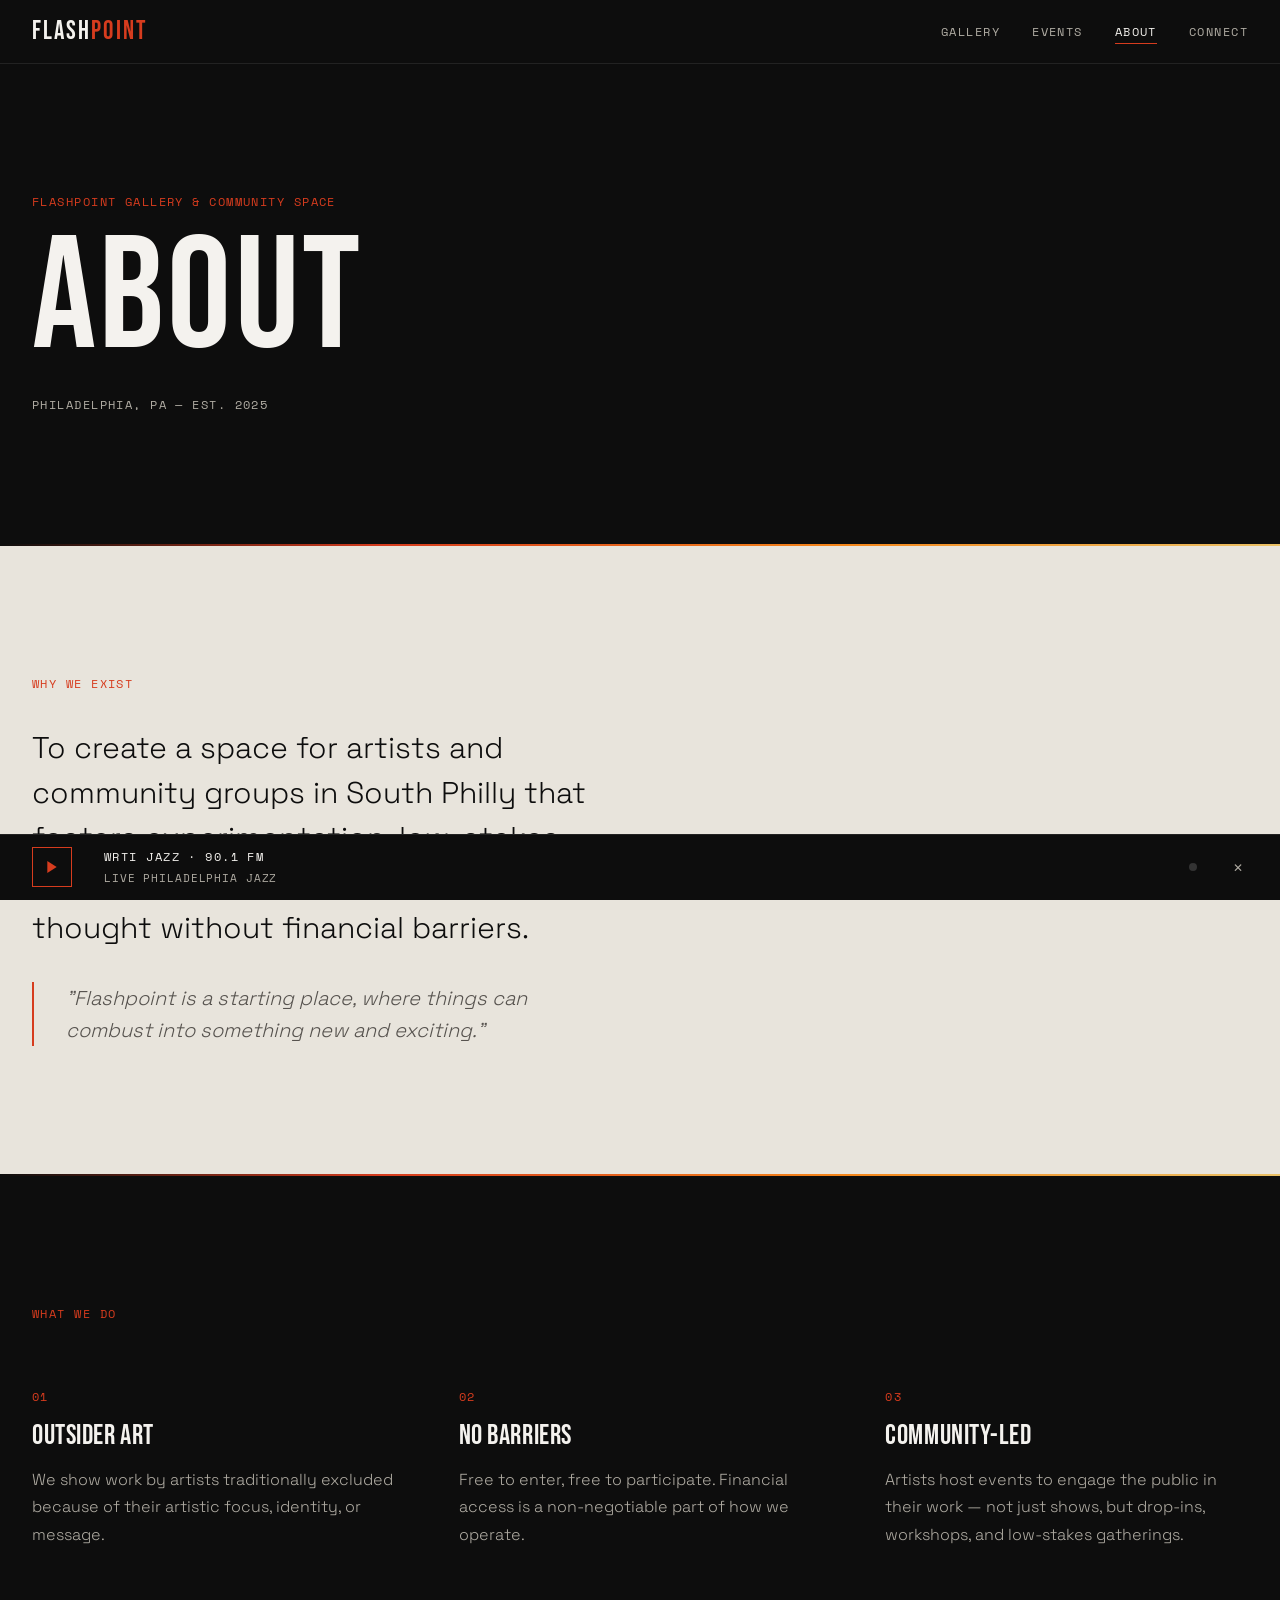
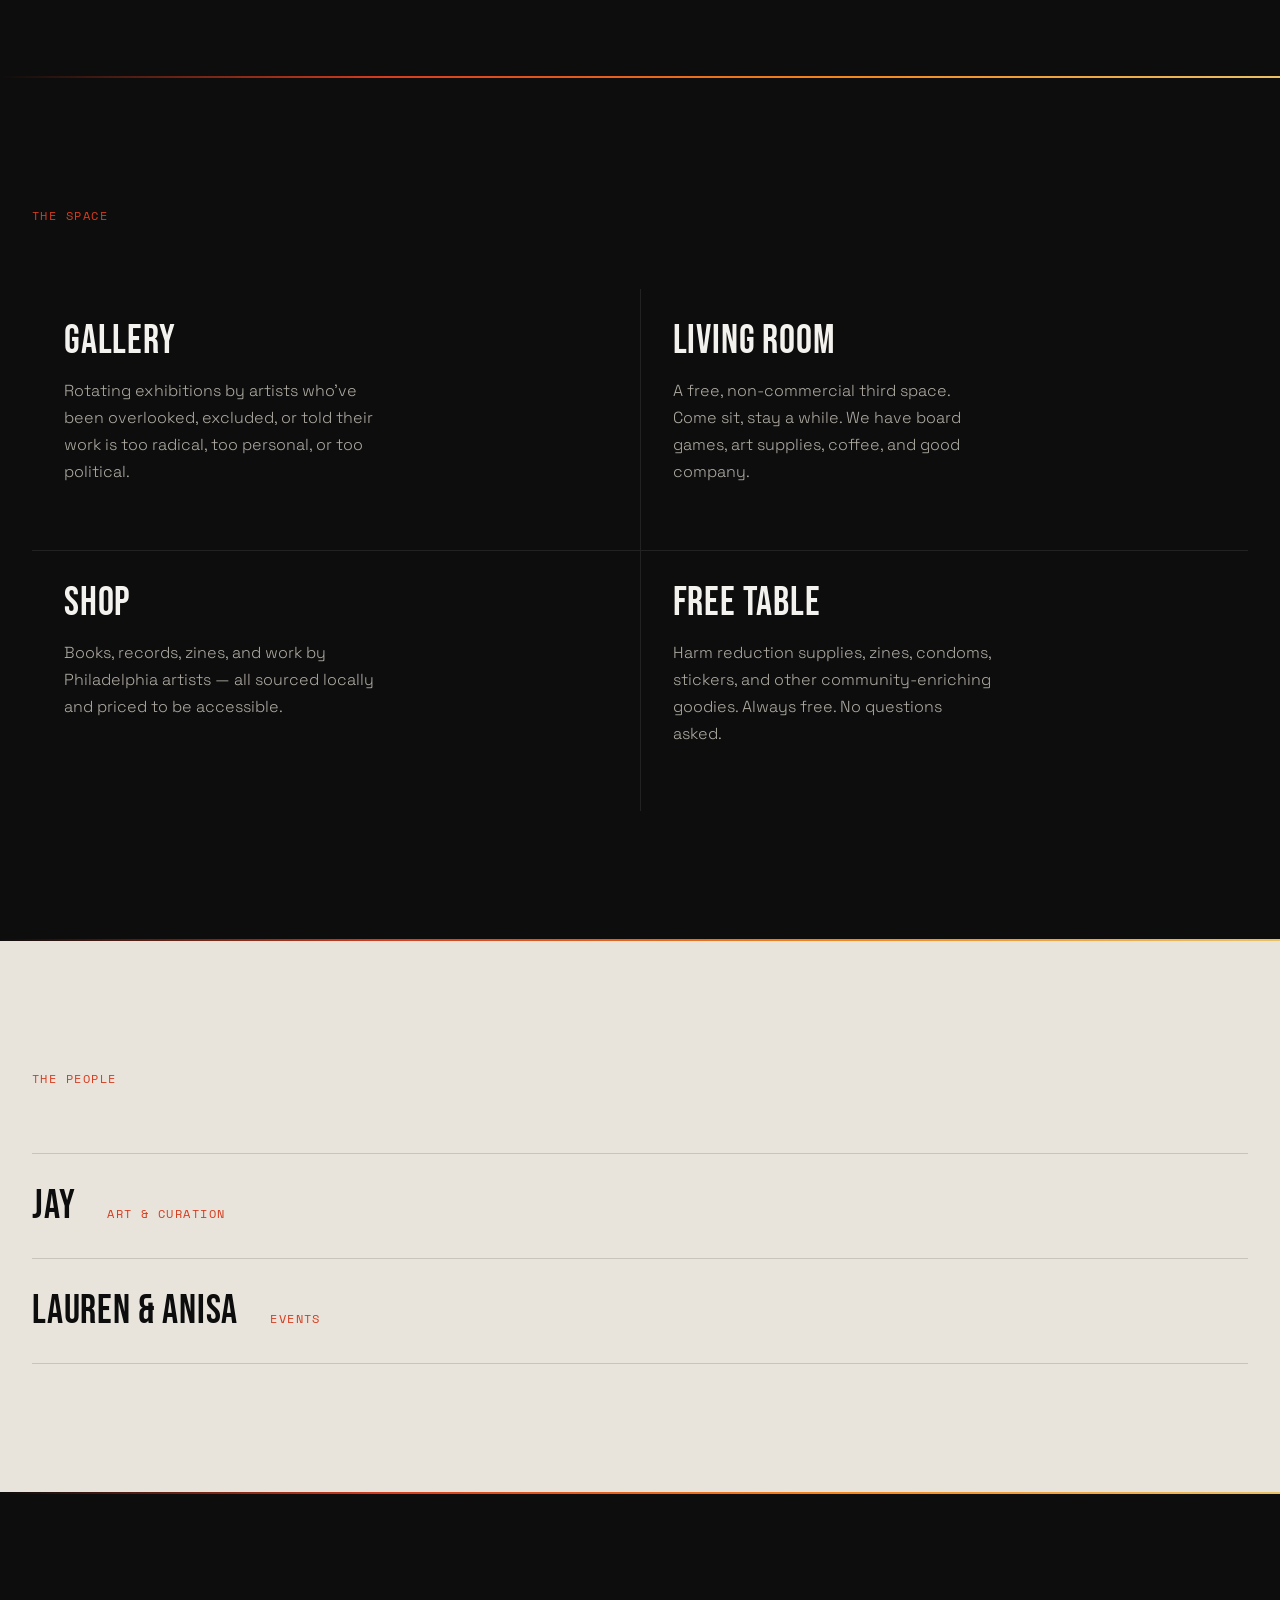
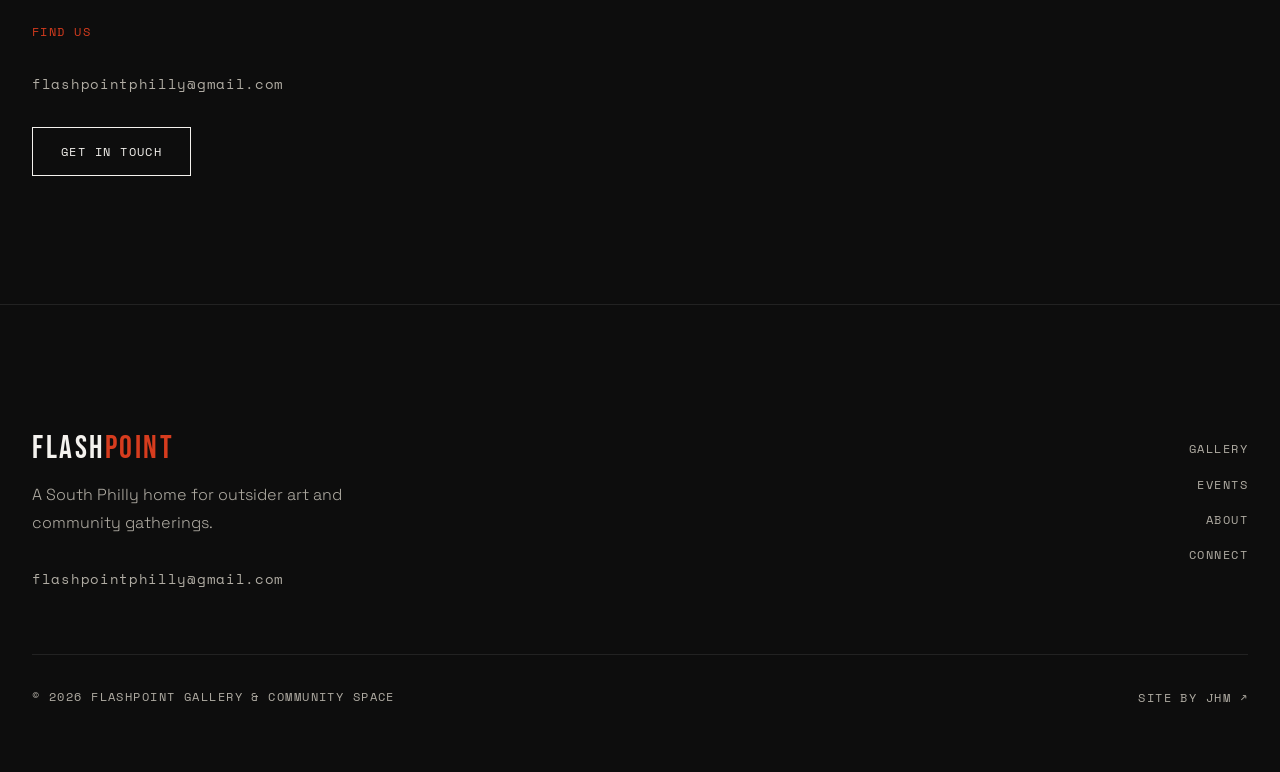
<file: about.html>
<!DOCTYPE html>
<html lang="en">
<head>
  <meta charset="UTF-8" />
  <meta name="viewport" content="width=device-width, initial-scale=1.0" />
  <meta name="description" content="About Flashpoint — outsider art, mutual aid, no financial barriers. A gallery, living room, shop, and free table in South Philadelphia." />
  <title>About — Flashpoint</title>
  <link rel="canonical" href="https://flashpointphilly.com/about.html" />
  <link rel="manifest" href="/site.webmanifest" />

  <meta property="og:type" content="website" />
  <meta property="og:site_name" content="Flashpoint" />
  <meta property="og:title" content="About — Flashpoint" />
  <meta property="og:description" content="Outsider art, mutual aid, no financial barriers. A gallery, living room, shop, and free table in South Philadelphia." />
  <meta property="og:url" content="https://flashpointphilly.com/about.html" />
  <meta property="og:image" content="https://flashpointphilly.com/assets/images/og-image.jpg" />

  <meta name="twitter:card" content="summary_large_image" />
  <meta name="twitter:title" content="About — Flashpoint" />
  <meta name="twitter:description" content="Outsider art, mutual aid, no financial barriers. A gallery, living room, shop, and free table in South Philadelphia." />
  <meta name="twitter:image" content="https://flashpointphilly.com/assets/images/og-image.jpg" />

  <!-- Base -->
  <link rel="stylesheet" href="css/base/variables.css" />
  <link rel="stylesheet" href="css/base/reset.css" />
  <link rel="stylesheet" href="css/base/typography.css" />
  <link rel="stylesheet" href="css/base/animations.css" />

  <!-- Components -->
  <link rel="stylesheet" href="css/components/nav.css" />
  <link rel="stylesheet" href="css/components/button.css" />
  <link rel="stylesheet" href="css/components/footer.css" />
  <link rel="stylesheet" href="css/components/audio-player.css" />
  <link rel="stylesheet" href="css/components/page-header.css" />

  <!-- Page -->
  <link rel="stylesheet" href="css/pages/about.css" />
</head>
<body>

  <!-- nav injected by nav.js -->

  <main class="main" id="main">

    <section class="page-header">
      <div class="page-header__inner">
        <span class="page-header__label text-label">Flashpoint Gallery & Community Space</span>
        <h1 class="page-header__title">About</h1>
        <p class="page-header__sub text-label">Philadelphia, PA — Est. 2025</p>
      </div>
    </section>

    <section class="about-mission">
      <div class="about-mission__inner">
        <span class="about-mission__label text-label">Why we exist</span>
        <p class="about-mission__statement">To create a space for artists and community groups in South Philly that fosters experimentation, low-stakes gathering, mutual aid, and radical thought without financial barriers.</p>
        <blockquote class="about-mission__quote">"Flashpoint is a starting place, where things can combust into something new and exciting."</blockquote>
      </div>
    </section>

    <section class="about-pillars">
      <div class="about-pillars__inner">
        <span class="about-pillars__label text-label">What we do</span>
        <div class="about-pillars__grid">
          <div class="pillar">
            <span class="pillar__num text-label">01</span>
            <h3 class="pillar__title">Outsider Art</h3>
            <p class="pillar__body">We show work by artists traditionally excluded because of their artistic focus, identity, or message.</p>
          </div>
          <div class="pillar">
            <span class="pillar__num text-label">02</span>
            <h3 class="pillar__title">No Barriers</h3>
            <p class="pillar__body">Free to enter, free to participate. Financial access is a non-negotiable part of how we operate.</p>
          </div>
          <div class="pillar">
            <span class="pillar__num text-label">03</span>
            <h3 class="pillar__title">Community-Led</h3>
            <p class="pillar__body">Artists host events to engage the public in their work — not just shows, but drop-ins, workshops, and low-stakes gatherings.</p>
          </div>
        </div>
      </div>
    </section>

    <section class="about-space">
      <div class="about-space__inner">
        <span class="about-space__label text-label">The Space</span>
        <div class="about-space__grid">
          <div class="space-item">
            <h3 class="space-item__title">Gallery</h3>
            <p class="space-item__desc">Rotating exhibitions by artists who've been overlooked, excluded, or told their work is too radical, too personal, or too political.</p>
          </div>
          <div class="space-item">
            <h3 class="space-item__title">Living Room</h3>
            <p class="space-item__desc">A free, non-commercial third space. Come sit, stay a while. We have board games, art supplies, coffee, and good company.</p>
          </div>
          <div class="space-item">
            <h3 class="space-item__title">Shop</h3>
            <p class="space-item__desc">Books, records, zines, and work by Philadelphia artists — all sourced locally and priced to be accessible.</p>
          </div>
          <div class="space-item">
            <h3 class="space-item__title">Free Table</h3>
            <p class="space-item__desc">Harm reduction supplies, zines, condoms, stickers, and other community-enriching goodies. Always free. No questions asked.</p>
          </div>
        </div>
      </div>
    </section>

    <section class="about-people">
      <div class="about-people__inner">
        <span class="about-people__label text-label">The people</span>
        <ul class="about-people__list">
          <li class="person">
            <h3 class="person__name">Jay</h3>
            <p class="person__role text-label">Art & Curation</p>
          </li>
          <li class="person">
            <h3 class="person__name">Lauren & Anisa</h3>
            <p class="person__role text-label">Events</p>
          </li>
        </ul>
      </div>
    </section>

    <section class="about-find-us">
      <div class="about-find-us__inner">
        <span class="about-find-us__label text-label">Find us</span>
        <a class="about-find-us__email" href="mailto:flashpointphilly@gmail.com">flashpointphilly@gmail.com</a>
        <div>
          <a class="btn btn--ghost" href="connect.html">Get in Touch</a>
        </div>
      </div>
    </section>

  </main>

  <!-- Components -->
  <script src="js/components/nav.js"></script>
  <script src="js/components/footer.js"></script>
  <script src="js/components/audio-player.js"></script>
  <script src="js/utils/animate.js"></script>
  <script src="js/utils/seo.js"></script>

  <!-- Page -->
  <script src="js/pages/about.js"></script>
</body>
</html>
</file>
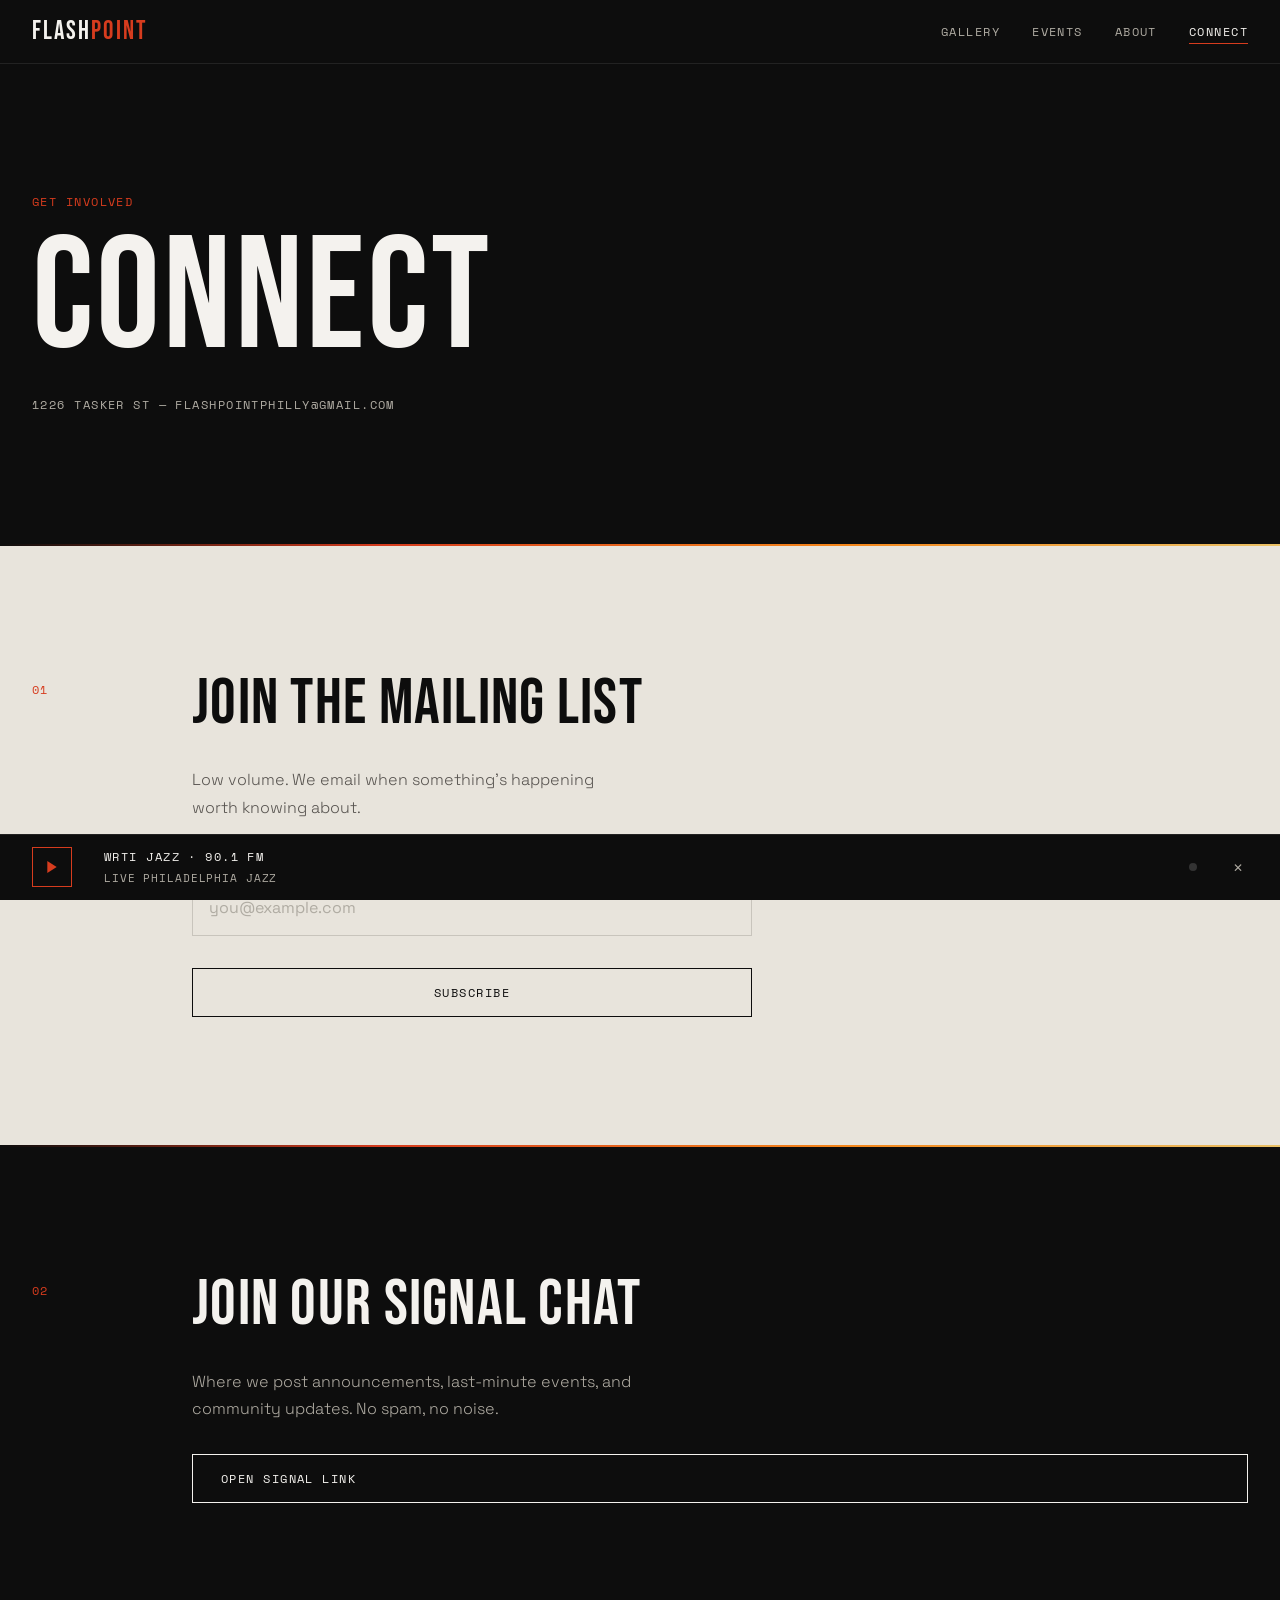
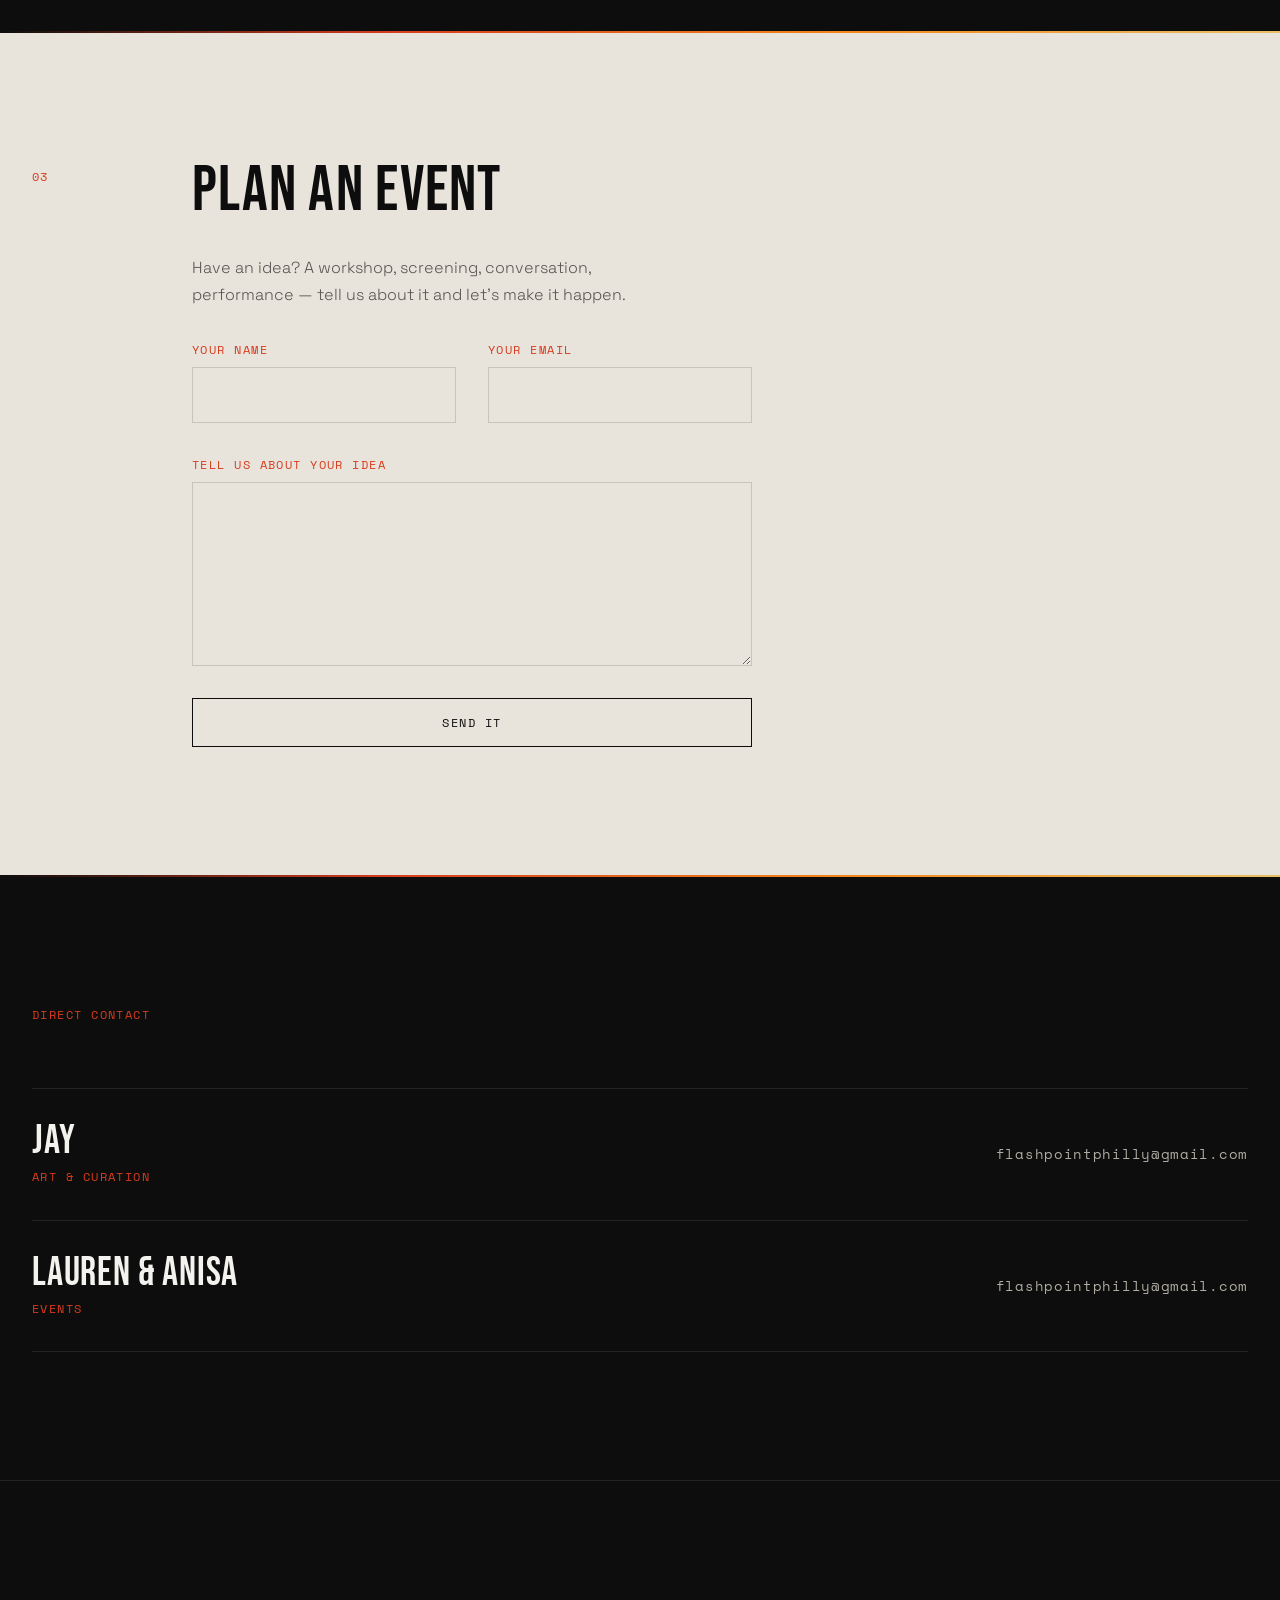
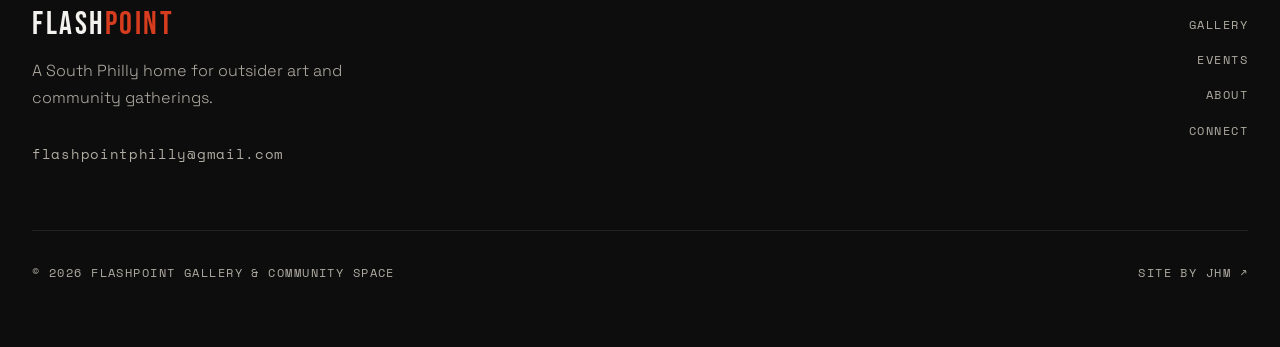
<file: connect.html>
<!DOCTYPE html>
<html lang="en">
<head>
  <meta charset="UTF-8" />
  <meta name="viewport" content="width=device-width, initial-scale=1.0" />
  <meta name="description" content="Get in touch with Flashpoint — join our mailing list, Signal chat, or plan an event at 1226 Tasker St, South Philadelphia." />
  <title>Connect — Flashpoint</title>
  <link rel="canonical" href="https://flashpointphilly.com/connect.html" />
  <link rel="manifest" href="/site.webmanifest" />

  <meta property="og:type" content="website" />
  <meta property="og:site_name" content="Flashpoint" />
  <meta property="og:title" content="Connect — Flashpoint" />
  <meta property="og:description" content="Join our mailing list, Signal chat, or plan an event at 1226 Tasker St, South Philadelphia." />
  <meta property="og:url" content="https://flashpointphilly.com/connect.html" />
  <meta property="og:image" content="https://flashpointphilly.com/assets/images/og-image.jpg" />

  <meta name="twitter:card" content="summary_large_image" />
  <meta name="twitter:title" content="Connect — Flashpoint" />
  <meta name="twitter:description" content="Join our mailing list, Signal chat, or plan an event at 1226 Tasker St, South Philadelphia." />
  <meta name="twitter:image" content="https://flashpointphilly.com/assets/images/og-image.jpg" />

  <!-- Base -->
  <link rel="stylesheet" href="css/base/variables.css" />
  <link rel="stylesheet" href="css/base/reset.css" />
  <link rel="stylesheet" href="css/base/typography.css" />
  <link rel="stylesheet" href="css/base/animations.css" />

  <!-- Components -->
  <link rel="stylesheet" href="css/components/nav.css" />
  <link rel="stylesheet" href="css/components/button.css" />
  <link rel="stylesheet" href="css/components/footer.css" />
  <link rel="stylesheet" href="css/components/audio-player.css" />
  <link rel="stylesheet" href="css/components/page-header.css" />

  <!-- Page -->
  <link rel="stylesheet" href="css/pages/connect.css" />
</head>
<body>

  <!-- nav injected by nav.js -->

  <main class="main" id="main">

    <section class="page-header">
      <div class="page-header__inner">
        <span class="page-header__label text-label">Get Involved</span>
        <h1 class="page-header__title">Connect</h1>
        <p class="page-header__sub text-label">1226 Tasker St — flashpointphilly@gmail.com</p>
      </div>
    </section>

    <section class="connect-option" id="mailing-list">
      <div class="connect-option__inner">
        <span class="connect-option__num text-label">01</span>
        <div class="connect-option__content">
          <h2 class="connect-option__title">Join the Mailing List</h2>
          <p class="connect-option__desc">Low volume. We email when something's happening worth knowing about.</p>
          <form class="connect-form" action="https://formspree.io/f/MAILING_FORM_ID" method="post">
            <input type="hidden" name="_subject" value="Flashpoint — New mailing list signup" />
            <input type="text" name="_gotcha" tabindex="-1" autocomplete="off" style="display:none" />
            <div class="form-field">
              <label class="form-label text-label" for="mailing-email">Your email</label>
              <input class="form-input" type="email" id="mailing-email" name="email" placeholder="you@example.com" required />
            </div>
            <button class="btn btn--outline" type="submit">Subscribe</button>
          </form>
        </div>
      </div>
    </section>

    <section class="connect-option connect-option--dark" id="signal">
      <div class="connect-option__inner">
        <span class="connect-option__num text-label">02</span>
        <div class="connect-option__content">
          <h2 class="connect-option__title">Join our Signal Chat</h2>
          <p class="connect-option__desc">Where we post announcements, last-minute events, and community updates. No spam, no noise.</p>
          <a class="btn btn--ghost" href="#" target="_blank" rel="noopener">Open Signal Link</a>
        </div>
      </div>
    </section>

    <section class="connect-option" id="event">
      <div class="connect-option__inner">
        <span class="connect-option__num text-label">03</span>
        <div class="connect-option__content">
          <h2 class="connect-option__title">Plan an Event</h2>
          <p class="connect-option__desc">Have an idea? A workshop, screening, conversation, performance — tell us about it and let's make it happen.</p>
          <form class="connect-form" action="https://formspree.io/f/EVENT_FORM_ID" method="post">
            <input type="hidden" name="_subject" value="Flashpoint — New event inquiry" />
            <input type="text" name="_gotcha" tabindex="-1" autocomplete="off" style="display:none" />
            <div class="form-fields">
              <div class="form-field">
                <label class="form-label text-label" for="event-name">Your name</label>
                <input class="form-input" type="text" id="event-name" name="name" required />
              </div>
              <div class="form-field">
                <label class="form-label text-label" for="event-email">Your email</label>
                <input class="form-input" type="email" id="event-email" name="email" required />
              </div>
            </div>
            <div class="form-field">
              <label class="form-label text-label" for="event-idea">Tell us about your idea</label>
              <textarea class="form-input form-input--textarea" id="event-idea" name="idea" rows="6" required></textarea>
            </div>
            <button class="btn btn--outline" type="submit">Send It</button>
          </form>
        </div>
      </div>
    </section>

    <section class="connect-contacts">
      <div class="connect-contacts__inner">
        <span class="connect-contacts__label text-label">Direct Contact</span>
        <ul class="contact-list">
          <li class="contact-item">
            <h3 class="contact-item__name">Jay</h3>
            <p class="contact-item__role text-label">Art & Curation</p>
            <a class="contact-item__email" href="mailto:flashpointphilly@gmail.com">flashpointphilly@gmail.com</a>
          </li>
          <li class="contact-item">
            <h3 class="contact-item__name">Lauren & Anisa</h3>
            <p class="contact-item__role text-label">Events</p>
            <a class="contact-item__email" href="mailto:flashpointphilly@gmail.com">flashpointphilly@gmail.com</a>
          </li>
        </ul>
      </div>
    </section>

  </main>

  <!-- Components -->
  <script src="js/components/nav.js"></script>
  <script src="js/components/footer.js"></script>
  <script src="js/components/audio-player.js"></script>
  <script src="js/utils/animate.js"></script>
  <script src="js/utils/seo.js"></script>

  <!-- Page -->
  <script src="js/pages/connect.js"></script>
</body>
</html>
</file>
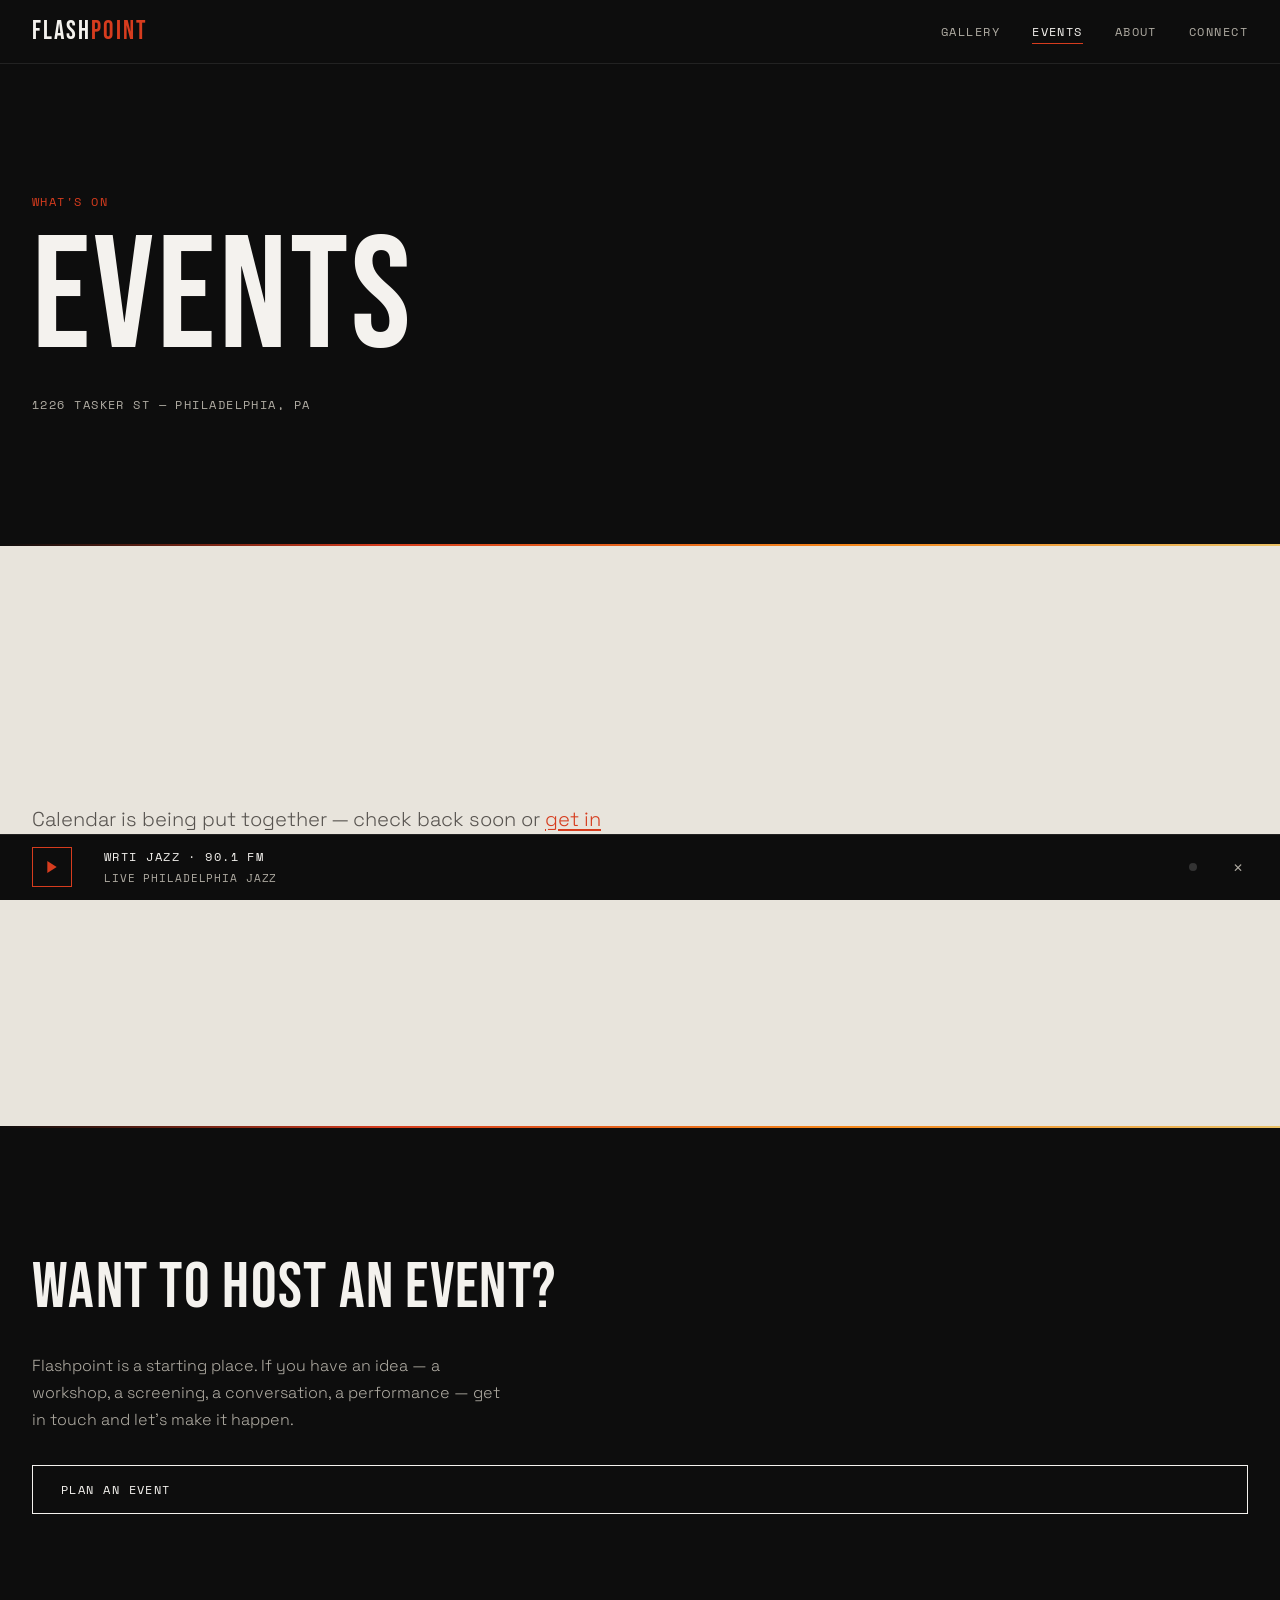
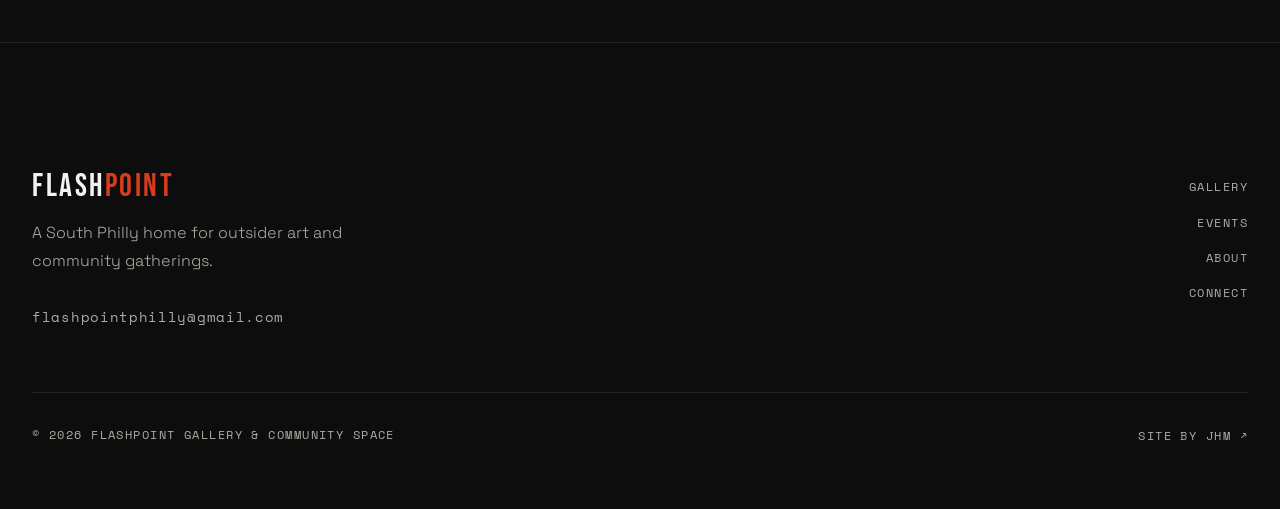
<file: events.html>
<!DOCTYPE html>
<html lang="en">
<head>
  <meta charset="UTF-8" />
  <meta name="viewport" content="width=device-width, initial-scale=1.0" />
  <meta name="description" content="Upcoming events at Flashpoint — drop-ins, workshops, harm reduction, and community gatherings in South Philly. Always free." />
  <title>Events — Flashpoint</title>
  <link rel="canonical" href="https://flashpointphilly.com/events.html" />
  <link rel="manifest" href="/site.webmanifest" />

  <meta property="og:type" content="website" />
  <meta property="og:site_name" content="Flashpoint" />
  <meta property="og:title" content="Events — Flashpoint" />
  <meta property="og:description" content="Upcoming drop-ins, workshops, harm reduction events, and community gatherings in South Philly. Always free." />
  <meta property="og:url" content="https://flashpointphilly.com/events.html" />
  <meta property="og:image" content="https://flashpointphilly.com/assets/images/og-image.jpg" />

  <meta name="twitter:card" content="summary_large_image" />
  <meta name="twitter:title" content="Events — Flashpoint" />
  <meta name="twitter:description" content="Upcoming drop-ins, workshops, harm reduction events, and community gatherings in South Philly. Always free." />
  <meta name="twitter:image" content="https://flashpointphilly.com/assets/images/og-image.jpg" />

  <!-- Base -->
  <link rel="stylesheet" href="css/base/variables.css" />
  <link rel="stylesheet" href="css/base/reset.css" />
  <link rel="stylesheet" href="css/base/typography.css" />
  <link rel="stylesheet" href="css/base/animations.css" />

  <!-- Components -->
  <link rel="stylesheet" href="css/components/nav.css" />
  <link rel="stylesheet" href="css/components/button.css" />
  <link rel="stylesheet" href="css/components/footer.css" />
  <link rel="stylesheet" href="css/components/audio-player.css" />
  <link rel="stylesheet" href="css/components/page-header.css" />

  <!-- Page -->
  <link rel="stylesheet" href="css/pages/events.css" />
</head>
<body>

  <!-- nav injected by nav.js -->

  <main class="main" id="main">

    <section class="page-header">
      <div class="page-header__inner">
        <span class="page-header__label text-label">What's on</span>
        <h1 class="page-header__title">Events</h1>
        <p class="page-header__sub text-label">1226 Tasker St — Philadelphia, PA</p>
      </div>
    </section>

    <section class="events-list">
      <div class="events-list__inner" id="events-container"></div>
    </section>

    <section class="events-host">
      <div class="events-host__inner">
        <h2 class="events-host__title">Want to host an event?</h2>
        <p class="events-host__body">Flashpoint is a starting place. If you have an idea — a workshop, a screening, a conversation, a performance — get in touch and let's make it happen.</p>
        <a class="btn btn--ghost" href="connect.html#event">Plan an Event</a>
      </div>
    </section>

  </main>

  <!-- Components -->
  <script src="js/components/nav.js"></script>
  <script src="js/components/footer.js"></script>
  <script src="js/components/audio-player.js"></script>
  <script src="js/utils/animate.js"></script>
  <script src="js/utils/seo.js"></script>

  <!-- Page -->
  <script src="js/pages/events.js"></script>
</body>
</html>
</file>
<file: css/base/variables.css>
:root {
  /* Colors */
  --color-black: #0d0d0d;
  --color-white: #f4f2ee;
  --color-off-white: #e8e4dc;
  --color-mid: #b0aca3;
  --color-accent: #d63c1e;

  /* Typography */
  --font-display: 'Bebas Neue', 'Impact', sans-serif;
  --font-body: 'Space Grotesk', 'Helvetica Neue', sans-serif;
  --font-mono: 'Space Mono', 'Courier New', monospace;

  /* Type scale */
  --text-xs:   12px;
  --text-sm:   14px;
  --text-base: 16px;
  --text-md:   20px;
  --text-lg:   28px;
  --text-xl:   40px;
  --text-2xl:  64px;
  --text-3xl:  112px;

  /* Spacing */
  --space-xs: 8px;
  --space-sm: 16px;
  --space-md: 32px;
  --space-lg: 64px;
  --space-xl: 128px;

  /* Layout */
  --max-width: 1280px;
  --nav-height: 64px;

  /* Transitions */
  --transition-fast: 150ms ease;
  --transition-base: 300ms ease;
}
</file>
<file: css/base/typography.css>
@import url('https://fonts.googleapis.com/css2?family=Bebas+Neue&family=Space+Grotesk:wght@300;400;500;700&family=Space+Mono:ital,wght@0,400;0,700;1,400&display=swap');

h1, h2, h3, h4, h5, h6 {
  font-family: var(--font-display);
  font-weight: 400;
  line-height: 1;
  letter-spacing: 0.02em;
}

h1 { font-size: var(--text-3xl); }
h2 { font-size: var(--text-2xl); }
h3 { font-size: var(--text-xl); }
h4 { font-size: var(--text-lg); }
h5 { font-size: var(--text-md); }
h6 { font-size: var(--text-base); }

p {
  font-family: var(--font-body);
  font-size: var(--text-base);
  line-height: 1.7;
  max-width: 65ch;
}

.text-mono {
  font-family: var(--font-mono);
  font-size: var(--text-sm);
  letter-spacing: 0.05em;
}

.text-label {
  font-family: var(--font-mono);
  font-size: var(--text-xs);
  letter-spacing: 0.12em;
  text-transform: uppercase;
}

@media (max-width: 768px) {
  h1 { font-size: clamp(56px, 15vw, 112px); }
  h2 { font-size: clamp(40px, 10vw, 64px); }
}
</file>
<file: css/base/animations.css>
@keyframes fp-rise {
  from {
    opacity: 0;
    transform: translateY(48px) skewY(1.5deg);
  }
  to {
    opacity: 1;
    transform: translateY(0) skewY(0deg);
  }
}

@keyframes fp-rise-hero {
  from {
    opacity: 0;
    transform: translateY(80px) skewY(3deg);
  }
  to {
    opacity: 1;
    transform: translateY(0) skewY(0deg);
  }
}

.fp-load {
  opacity: 0;
  animation: fp-rise 0.9s cubic-bezier(0.16, 1, 0.3, 1) forwards;
  animation-delay: var(--load-delay, 0ms);
}

.fp-load--hero {
  animation-name: fp-rise-hero;
  animation-duration: 1.1s;
}

.fp-reveal {
  opacity: 0;
  transform: translateY(32px);
  transition: opacity 0.7s cubic-bezier(0.16, 1, 0.3, 1),
              transform 0.7s cubic-bezier(0.16, 1, 0.3, 1);
  transition-delay: var(--reveal-delay, 0ms);
}

.fp-reveal.is-visible {
  opacity: 1;
  transform: translateY(0);
}

@keyframes rainbow-flow {
  0%   { background-position: 0% 0%; }
  100% { background-position: 100% 0%; }
}

.fp-rainbow-divider {
  height: 2px;
  background: linear-gradient(
    90deg,
    transparent 0%,
    #d63c1e 10%,
    #f4861a 22%,
    #e9c46a 34%,
    #52b788 46%,
    #4895ef 58%,
    #9b59b6 70%,
    #d63c1e 82%,
    transparent 100%
  );
  background-size: 300% 100%;
  animation: rainbow-flow 14s ease-in-out infinite alternate;
}

@media (prefers-reduced-motion: reduce) {
  .fp-load {
    animation: none;
    opacity: 1;
  }
  .fp-reveal {
    opacity: 1;
    transform: none;
    transition: none;
  }
  .fp-rainbow-divider {
    animation: none;
    background: linear-gradient(90deg, transparent, var(--color-accent), transparent);
  }
}
</file>
<file: css/components/nav.css>
.nav {
  position: fixed;
  top: 0;
  left: 0;
  right: 0;
  height: var(--nav-height);
  z-index: 100;
  display: flex;
  align-items: center;
  justify-content: space-between;
  padding: 0 var(--space-md);
  background-color: var(--color-black);
  border-bottom: 1px solid #222;
}

.nav__logo {
  font-family: var(--font-display);
  font-size: 26px;
  letter-spacing: 0.08em;
  color: var(--color-white);
  line-height: 1;
}

.nav__logo span {
  color: var(--color-accent);
}

.nav__links {
  display: flex;
  gap: var(--space-md);
  align-items: center;
}

.nav__link {
  font-family: var(--font-mono);
  font-size: var(--text-xs);
  letter-spacing: 0.12em;
  text-transform: uppercase;
  color: var(--color-mid);
  transition: color var(--transition-fast);
  position: relative;
}

.nav__link::after {
  content: '';
  position: absolute;
  bottom: -3px;
  left: 0;
  width: 0;
  height: 1px;
  background-color: var(--color-accent);
  transition: width var(--transition-base);
}

.nav__link:hover,
.nav__link.is-active {
  color: var(--color-white);
}

.nav__link:hover::after,
.nav__link.is-active::after {
  width: 100%;
}

/* Mobile menu toggle */
.nav__toggle {
  display: none;
  flex-direction: column;
  gap: 5px;
  padding: var(--space-xs);
}

.nav__toggle-bar {
  width: 24px;
  height: 2px;
  background-color: var(--color-white);
  transition: transform var(--transition-base), opacity var(--transition-fast);
}

/* Mobile overlay */
.nav__overlay {
  display: none;
  position: fixed;
  inset: 0;
  padding-top: var(--nav-height);
  padding-bottom: 65px;
  background-color: var(--color-black);
  z-index: 99;
  flex-direction: column;
  align-items: center;
  overflow-y: auto;
}

.nav__overlay.is-open {
  display: flex;
}

.nav__overlay-links {
  display: flex;
  flex-direction: column;
  align-items: center;
  gap: var(--space-lg);
  margin: auto;
  padding: var(--space-md) 0;
}

.nav__overlay-link {
  font-family: var(--font-display);
  font-size: var(--text-2xl);
  color: var(--color-white);
  letter-spacing: 0.05em;
  transition: color var(--transition-fast);
}

.nav__overlay-link:hover {
  color: var(--color-accent);
}

@media (max-width: 768px) {
  .nav__links {
    display: none;
  }

  .nav__toggle {
    display: flex;
  }

  .nav__toggle.is-open .nav__toggle-bar:nth-child(1) {
    transform: translateY(7px) rotate(45deg);
  }

  .nav__toggle.is-open .nav__toggle-bar:nth-child(2) {
    opacity: 0;
  }

  .nav__toggle.is-open .nav__toggle-bar:nth-child(3) {
    transform: translateY(-7px) rotate(-45deg);
  }
}
</file>
<file: css/components/button.css>
.btn {
  display: inline-block;
  font-family: var(--font-mono);
  font-size: var(--text-xs);
  letter-spacing: 0.12em;
  text-transform: uppercase;
  padding: 14px 28px;
  border: 1px solid currentColor;
  transition: background-color var(--transition-fast), color var(--transition-fast);
  white-space: nowrap;
}

.btn--primary {
  background-color: var(--color-accent);
  border-color: var(--color-accent);
  color: var(--color-white);
}

.btn--primary:hover {
  background-color: transparent;
  color: var(--color-accent);
}

.btn--ghost {
  background-color: transparent;
  border-color: var(--color-white);
  color: var(--color-white);
}

.btn--ghost:hover {
  background-color: var(--color-white);
  color: var(--color-black);
}

.btn--outline {
  background-color: transparent;
  border-color: var(--color-black);
  color: var(--color-black);
}

.btn--outline:hover {
  background-color: var(--color-black);
  color: var(--color-white);
}
</file>
<file: css/components/footer.css>
.footer {
  background-color: var(--color-black);
  border-top: 1px solid #222;
  padding: var(--space-xl) var(--space-md) var(--space-lg);
}

.footer__inner {
  max-width: var(--max-width);
  margin: 0 auto;
  display: grid;
  grid-template-columns: 1fr auto;
  gap: var(--space-xl);
  padding-bottom: var(--space-lg);
  border-bottom: 1px solid #222;
  margin-bottom: var(--space-md);
}

.footer__logo {
  font-family: var(--font-display);
  font-size: 32px;
  letter-spacing: 0.08em;
  color: var(--color-white);
  display: block;
  margin-bottom: var(--space-sm);
  line-height: 1;
}

.footer__logo span {
  color: var(--color-accent);
}

.footer__tagline {
  font-weight: 300;
  color: var(--color-mid);
  max-width: 36ch;
  margin-bottom: var(--space-md);
}

.footer__address {
  font-style: normal;
  display: flex;
  flex-direction: column;
  gap: 6px;
}

.footer__address a {
  font-family: var(--font-mono);
  font-size: 14px;
  letter-spacing: 0.05em;
  color: var(--color-mid);
  transition: color var(--transition-fast);
}

.footer__address a:hover {
  color: var(--color-accent);
}

.footer__nav {
  display: flex;
  flex-direction: column;
  gap: var(--space-sm);
  align-items: flex-end;
  padding-top: 6px;
}

.footer__nav-link {
  font-family: var(--font-mono);
  font-size: 12px;
  letter-spacing: 0.12em;
  text-transform: uppercase;
  color: var(--color-mid);
  transition: color var(--transition-fast);
}

.footer__nav-link:hover {
  color: var(--color-white);
}

.footer__bottom {
  max-width: var(--max-width);
  margin: 0 auto;
  display: flex;
  align-items: center;
  justify-content: space-between;
  gap: var(--space-md);
}

.footer__copy {
  color: var(--color-mid);
  max-width: none;
}

.footer__credit {
  color: var(--color-mid);
  transition: color var(--transition-fast);
  white-space: nowrap;
}

.footer__credit:hover {
  color: var(--color-white);
}

@media (max-width: 768px) {
  .footer__inner {
    grid-template-columns: 1fr;
    gap: var(--space-lg);
  }

  .footer__nav {
    align-items: flex-start;
    flex-direction: row;
    flex-wrap: wrap;
    gap: var(--space-md);
  }
}
</file>
<file: css/components/audio-player.css>
.audio-player {
  position: fixed;
  bottom: 0;
  left: 0;
  right: 0;
  z-index: 100;
  background-color: var(--color-black);
  border-top: 1px solid #222;
  transform: translateY(100%);
  transition: transform 0.4s cubic-bezier(0.16, 1, 0.3, 1);
}

.audio-player.is-visible {
  transform: translateY(0);
}

.audio-player__inner {
  max-width: var(--max-width);
  margin: 0 auto;
  padding: 12px var(--space-md);
  display: flex;
  align-items: center;
  gap: var(--space-md);
}

.audio-player__play {
  flex-shrink: 0;
  width: 40px;
  height: 40px;
  border: 1px solid var(--color-accent);
  background-color: transparent;
  color: var(--color-accent);
  cursor: pointer;
  display: flex;
  align-items: center;
  justify-content: center;
  transition: background-color var(--transition-fast), color var(--transition-fast);
}

.audio-player__play:hover {
  background-color: var(--color-accent);
  color: var(--color-white);
}

.audio-player__play svg {
  width: 16px;
  height: 16px;
  fill: currentColor;
}

.audio-player__info {
  flex: 1;
  min-width: 0;
}

.audio-player__station {
  font-family: var(--font-mono);
  font-size: 12px;
  letter-spacing: 0.12em;
  text-transform: uppercase;
  color: var(--color-white);
}

.audio-player__label {
  font-family: var(--font-mono);
  font-size: 11px;
  letter-spacing: 0.08em;
  text-transform: uppercase;
  color: var(--color-mid);
  margin-top: 2px;
}

.audio-player__status {
  width: 8px;
  height: 8px;
  border-radius: 50%;
  background-color: #333;
  flex-shrink: 0;
  transition: background-color var(--transition-base);
}

.audio-player__status.is-live {
  background-color: var(--color-accent);
  animation: audio-pulse 2s ease-in-out infinite;
}

.audio-player__dismiss {
  flex-shrink: 0;
  background: none;
  border: none;
  color: var(--color-mid);
  cursor: pointer;
  font-family: var(--font-mono);
  font-size: 12px;
  letter-spacing: 0.08em;
  padding: 4px;
  transition: color var(--transition-fast);
}

.audio-player__dismiss:hover {
  color: var(--color-white);
}

@keyframes audio-pulse {
  0%, 100% { opacity: 1; }
  50% { opacity: 0.3; }
}

@media (prefers-reduced-motion: reduce) {
  .audio-player__status.is-live {
    animation: none;
  }
  .audio-player {
    transition: none;
  }
}

@media (max-width: 600px) {
  .audio-player__inner {
    padding: 12px var(--space-sm);
    gap: var(--space-sm);
  }
}
</file>
<file: css/components/page-header.css>
.page-header {
  background-color: var(--color-black);
  padding: calc(var(--nav-height) + var(--space-xl)) var(--space-md) var(--space-xl);
}

.page-header__inner {
  max-width: var(--max-width);
  margin: 0 auto;
  display: flex;
  flex-direction: column;
  gap: var(--space-sm);
}

.page-header__label {
  color: var(--color-accent);
}

.page-header__title {
  font-size: clamp(80px, 15vw, 160px);
  line-height: 0.9;
  color: var(--color-white);
}

.page-header__sub {
  color: var(--color-mid);
  margin-top: var(--space-xs);
}
</file>
<file: css/pages/about.css>
/* Mission */

.about-mission {
  background-color: var(--color-off-white);
  color: var(--color-black);
  padding: var(--space-xl) var(--space-md);
}

.about-mission__inner {
  max-width: var(--max-width);
  margin: 0 auto;
  display: flex;
  flex-direction: column;
  gap: var(--space-md);
}

.about-mission__label {
  color: var(--color-accent);
}

.about-mission__statement {
  font-size: clamp(20px, 2.5vw, 30px);
  font-weight: 300;
  line-height: 1.5;
  max-width: 30ch;
  color: var(--color-black);
}

.about-mission__quote {
  font-family: var(--font-body);
  font-style: italic;
  font-weight: 300;
  font-size: var(--text-md);
  color: #57534f;
  border-left: 2px solid var(--color-accent);
  padding-left: var(--space-md);
  max-width: 40ch;
}

/* Pillars */

.about-pillars {
  background-color: var(--color-black);
  padding: var(--space-xl) var(--space-md);
}

.about-pillars__inner {
  max-width: var(--max-width);
  margin: 0 auto;
}

.about-pillars__label {
  color: var(--color-accent);
  display: block;
  margin-bottom: var(--space-lg);
}

.about-pillars__grid {
  display: grid;
  grid-template-columns: repeat(3, 1fr);
  gap: var(--space-lg);
}

.pillar {
  display: flex;
  flex-direction: column;
  gap: var(--space-sm);
}

.pillar__num {
  color: var(--color-accent);
}

.pillar__title {
  font-size: var(--text-lg);
  color: var(--color-white);
}

.pillar__body {
  font-weight: 300;
  color: var(--color-mid);
  max-width: none;
}

/* The Space */

.about-space {
  background-color: var(--color-black);
  padding: var(--space-xl) var(--space-md);
}

.about-space__inner {
  max-width: var(--max-width);
  margin: 0 auto;
}

.about-space__label {
  color: var(--color-accent);
  display: block;
  margin-bottom: var(--space-lg);
}

.about-space__grid {
  display: grid;
  grid-template-columns: repeat(2, 1fr);
  gap: 1px;
  background-color: #222;
}

.space-item {
  background-color: var(--color-black);
  padding: var(--space-md) var(--space-md) var(--space-lg);
  display: flex;
  flex-direction: column;
  gap: var(--space-sm);
}

.space-item__title {
  font-size: var(--text-xl);
  color: var(--color-white);
}

.space-item__desc {
  font-weight: 300;
  color: var(--color-mid);
  max-width: 32ch;
}

/* People */

.about-people {
  background-color: var(--color-off-white);
  color: var(--color-black);
  padding: var(--space-xl) var(--space-md);
}

.about-people__inner {
  max-width: var(--max-width);
  margin: 0 auto;
}

.about-people__label {
  color: var(--color-accent);
  display: block;
  margin-bottom: var(--space-lg);
}

.about-people__list {
  border-top: 1px solid #c8c4bc;
}

.person {
  display: flex;
  align-items: baseline;
  gap: var(--space-md);
  padding: var(--space-md) 0;
  border-bottom: 1px solid #c8c4bc;
}

.person__name {
  font-size: clamp(32px, 5vw, 40px);
  color: var(--color-black);
  line-height: 1;
}

.person__role {
  color: var(--color-accent);
  max-width: none;
}

/* Find Us */

.about-find-us {
  background-color: var(--color-black);
  padding: var(--space-xl) var(--space-md);
}

.about-find-us__inner {
  max-width: var(--max-width);
  margin: 0 auto;
  display: flex;
  flex-direction: column;
  gap: var(--space-md);
}

.about-find-us__label {
  color: var(--color-accent);
}

.about-find-us__address {
  font-style: normal;
  font-family: var(--font-display);
  font-size: clamp(32px, 5vw, 40px);
  line-height: 1.1;
  letter-spacing: 0.02em;
  color: var(--color-white);
}

.about-find-us__address p {
  max-width: none;
}

.about-find-us__email {
  font-family: var(--font-mono);
  font-size: var(--text-sm);
  letter-spacing: 0.05em;
  color: var(--color-mid);
  transition: color var(--transition-fast);
}

.about-find-us__email:hover {
  color: var(--color-accent);
}

@media (max-width: 768px) {
  .about-space__grid {
    grid-template-columns: 1fr;
  }

  .about-pillars__grid {
    grid-template-columns: 1fr;
  }

  .person {
    flex-direction: column;
    gap: var(--space-xs);
  }
}
</file>
<file: css/pages/connect.css>
.connect-option {
  background-color: var(--color-off-white);
  color: var(--color-black);
  padding: var(--space-xl) var(--space-md);
}

.connect-option--dark {
  background-color: var(--color-black);
  color: var(--color-white);
}

.connect-option__inner {
  max-width: var(--max-width);
  margin: 0 auto;
  display: grid;
  grid-template-columns: 96px 1fr;
  gap: var(--space-lg);
  align-items: start;
}

.connect-option__num {
  color: var(--color-accent);
  padding-top: 6px;
}

.connect-option__content {
  display: flex;
  flex-direction: column;
  gap: var(--space-md);
}

.connect-option__title {
  font-size: clamp(40px, 6vw, 64px);
  line-height: 0.95;
}

.connect-option--dark .connect-option__title {
  color: var(--color-white);
}

.connect-option__desc {
  font-weight: 300;
  max-width: 44ch;
  color: #57534f;
}

.connect-option--dark .connect-option__desc {
  color: var(--color-mid);
}

.connect-form {
  display: flex;
  flex-direction: column;
  gap: var(--space-md);
  max-width: 560px;
}

.form-fields {
  display: grid;
  grid-template-columns: 1fr 1fr;
  gap: var(--space-md);
}

.form-field {
  display: flex;
  flex-direction: column;
  gap: 8px;
}

.form-label {
  color: var(--color-accent);
}

.form-input {
  width: 100%;
  background-color: transparent;
  border: 1px solid #c8c4bc;
  padding: 14px 16px;
  font-family: var(--font-body);
  font-size: var(--text-base);
  color: var(--color-black);
  outline: none;
  transition: border-color var(--transition-fast);
}

.form-input::placeholder {
  color: #b0aca3;
}

.form-input:focus {
  border-color: var(--color-accent);
}

.form-input--textarea {
  resize: vertical;
  min-height: 140px;
}

.connect-contacts {
  background-color: var(--color-black);
  padding: var(--space-xl) var(--space-md);
}

.connect-contacts__inner {
  max-width: var(--max-width);
  margin: 0 auto;
}

.connect-contacts__label {
  color: var(--color-accent);
  display: block;
  margin-bottom: var(--space-lg);
}

.contact-list {
  border-top: 1px solid #222;
}

.contact-item {
  display: grid;
  grid-template-columns: 1fr auto;
  grid-template-rows: auto auto;
  align-items: center;
  column-gap: var(--space-md);
  padding: var(--space-md) 0;
  border-bottom: 1px solid #222;
}

.contact-item__name {
  font-size: clamp(32px, 5vw, 40px);
  color: var(--color-white);
  line-height: 1;
}

.contact-item__role {
  color: var(--color-accent);
  max-width: none;
  grid-row: 2;
  margin-top: 6px;
}

.contact-item__email {
  font-family: var(--font-mono);
  font-size: var(--text-sm);
  letter-spacing: 0.05em;
  color: var(--color-mid);
  grid-column: 2;
  grid-row: 1 / 3;
  align-self: center;
  transition: color var(--transition-fast);
}

.contact-item__email:hover {
  color: var(--color-accent);
}

@media (max-width: 768px) {
  .connect-option__inner {
    grid-template-columns: 1fr;
    gap: var(--space-sm);
  }

  .form-fields {
    grid-template-columns: 1fr;
  }

  .contact-item {
    grid-template-columns: 1fr;
    grid-template-rows: auto auto auto;
  }

  .contact-item__email {
    grid-column: 1;
    grid-row: 3;
    margin-top: 8px;
  }
}
</file>
<file: css/pages/events.css>
.events-list {
  background-color: var(--color-off-white);
  color: var(--color-black);
  padding: var(--space-xl) var(--space-md);
}

.events-list__inner {
  max-width: var(--max-width);
  margin: 0 auto;
  display: flex;
  flex-direction: column;
  gap: var(--space-xl);
}

.events-month__heading {
  font-family: var(--font-mono);
  font-size: var(--text-xs);
  letter-spacing: 0.12em;
  text-transform: uppercase;
  color: var(--color-accent);
  margin-bottom: var(--space-md);
}

.events-month__items {
  border-top: 1px solid #c8c4bc;
}

.event-card {
  display: grid;
  grid-template-columns: 96px 1fr;
  gap: var(--space-md);
  padding: var(--space-md) 0;
  border-bottom: 1px solid #c8c4bc;
}

.event-card__date {
  display: flex;
  flex-direction: column;
  align-items: center;
  padding-top: 4px;
}

.event-card__day,
.event-card__month {
  color: var(--color-mid);
}

.event-card__num {
  font-family: var(--font-display);
  font-size: 52px;
  line-height: 1;
  color: var(--color-accent);
}

.event-card__body {
  display: flex;
  flex-direction: column;
  gap: 8px;
}

.event-card__tag {
  color: var(--color-accent);
}

.event-card__title {
  font-family: var(--font-body);
  font-size: var(--text-lg);
  font-weight: 500;
  color: var(--color-black);
  line-height: 1.2;
}

.event-card__desc {
  font-weight: 300;
  color: #57534f;
  max-width: 56ch;
}

.event-card__time {
  color: var(--color-mid);
}

.events-coming-soon {
  padding: var(--space-xl) 0;
}

.events-coming-soon__body {
  font-size: var(--text-md);
  font-weight: 300;
  color: #57534f;
  max-width: 48ch;
}

.events-coming-soon__body a {
  color: var(--color-accent);
  text-decoration: underline;
  text-underline-offset: 3px;
}

.events-host {
  background-color: var(--color-black);
  padding: var(--space-xl) var(--space-md);
}

.events-host__inner {
  max-width: var(--max-width);
  margin: 0 auto;
  display: flex;
  flex-direction: column;
  gap: var(--space-md);
}

.events-host__title {
  font-size: clamp(40px, 8vw, 64px);
  color: var(--color-white);
}

.events-host__body {
  font-weight: 300;
  color: var(--color-mid);
  max-width: 48ch;
}

@media (max-width: 768px) {
  .event-card {
    grid-template-columns: 72px 1fr;
    gap: var(--space-sm);
  }

  .event-card__num {
    font-size: 40px;
  }
}
</file>
